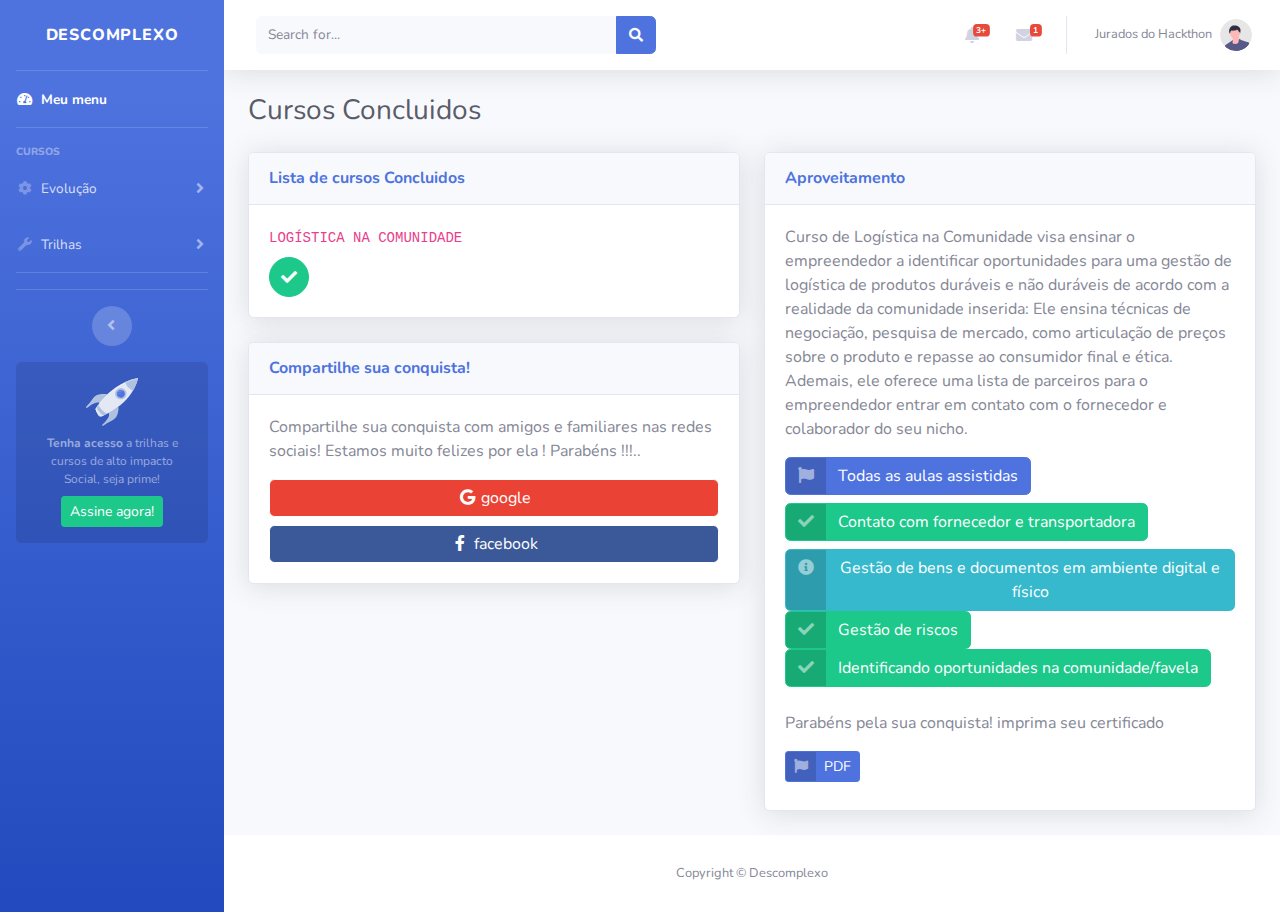
<file: buttons.html>
<!DOCTYPE html>
<html lang="en">

<head>

    <meta charset="utf-8">
    <meta http-equiv="X-UA-Compatible" content="IE=edge">
    <meta name="viewport" content="width=device-width, initial-scale=1, shrink-to-fit=no">
    <meta name="description" content="">
    <meta name="author" content="">

    <title> Cursos Concluidos</title>

    <!-- Custom fonts for this template-->
    <link href="vendor/fontawesome-free/css/all.min.css" rel="stylesheet" type="text/css">
    <link
        href="https://fonts.googleapis.com/css?family=Nunito:200,200i,300,300i,400,400i,600,600i,700,700i,800,800i,900,900i"
        rel="stylesheet">

    <!-- Custom styles for this template-->
    <link href="css/sb-admin-2.min.css" rel="stylesheet">

</head>

<body id="page-top">


    <!-- Page Wrapper -->
    <div id="wrapper">

        <!-- Sidebar -->
        <ul class="navbar-nav bg-gradient-primary sidebar sidebar-dark accordion" id="accordionSidebar">

            <!-- Sidebar - Brand -->
            <a class="sidebar-brand d-flex align-items-center justify-content-center" href="loginDois.html">
                <div class="sidebar-brand-icon rotate-n-15">
                    
                </div>  
                <div class="sidebar-brand-text mx-3"> Descomplexo <sup></sup></div>
            </a>

            <!-- Divider -->
            <hr class="sidebar-divider my-0">

            <!-- Nav Item - Dashboard -->
            <li class="nav-item active">
                <a class="nav-link" href="indexLogin.html">
                    <i class="fas fa-fw fa-tachometer-alt"></i>
                    <span>Meu menu</span></a>
            </li>

            <!-- Divider -->
            <hr class="sidebar-divider">

            <!-- Heading -->
            <div class="sidebar-heading">
                Cursos
            </div>

            <!-- Nav Item - Pages Collapse Menu -->
            <li class="nav-item">
                <a class="nav-link collapsed" href="#" data-toggle="collapse" data-target="#collapseTwo"
                    aria-expanded="true" aria-controls="collapseTwo">
                    <i class="fas fa-fw fa-cog"></i>
                    <span>Evolução</span>
                </a>
                <div id="collapseTwo" class="collapse" aria-labelledby="headingTwo" data-parent="#accordionSidebar">
                    <div class="bg-white py-2 collapse-inner rounded">
                        <h6 class="collapse-header">Status de cursos:</h6>
                        <a class="collapse-item" href="buttons.html">Concluidos</a>
                        <a class="collapse-item" href="cards.html">Iniciados</a>
                    </div>
                </div>
            </li>

            <!-- Nav Item - Utilities Collapse Menu -->
            <li class="nav-item">
                <a class="nav-link collapsed" href="#" data-toggle="collapse" data-target="#collapseUtilities"
                    aria-expanded="true" aria-controls="collapseUtilities">
                    <i class="fas fa-fw fa-wrench"></i>
                    <span>Trilhas</span>
                </a>
                <div id="collapseUtilities" class="collapse" aria-labelledby="headingUtilities"
                    data-parent="#accordionSidebar">
                    <div class="bg-white py-2 collapse-inner rounded">
                        <h6 class="collapse-header">Lista de trilhas:</h6>
                        <a class="collapse-item" href="utilities-border.html">Criando um produto</a>
                    </div>
                </div>
            </li>

            <!-- Divider -->
            <hr class="sidebar-divider">


            <!-- Divider -->
            <hr class="sidebar-divider d-none d-md-block">

            <!-- Sidebar Toggler (Sidebar) -->
            <div class="text-center d-none d-md-inline">
                <button class="rounded-circle border-0" id="sidebarToggle"></button>
            </div>

            <!-- Sidebar Message -->
            <div class="sidebar-card d-none d-lg-flex">
                <img class="sidebar-card-illustration mb-2" src="img/undraw_rocket.svg" alt="...">
                <p class="text-center mb-2"><strong>Tenha acesso</strong> a trilhas e cursos de alto impacto Social, seja prime!</p>
                <a class="btn btn-success btn-sm" href="*">Assine agora!</a>
            </div>

        </ul>
        <!-- End of Sidebar -->

        <!-- Content Wrapper -->
        <div id="content-wrapper" class="d-flex flex-column">

            <!-- Main Content -->
            <div id="content">

                <!-- Topbar -->
                <nav class="navbar navbar-expand navbar-light bg-white topbar mb-4 static-top shadow">

                    <!-- Sidebar Toggle (Topbar) -->
                    <button id="sidebarToggleTop" class="btn btn-link d-md-none rounded-circle mr-3">
                        <i class="fa fa-bars"></i>
                    </button>

                    <!-- Topbar Search -->
                    <form
                        class="d-none d-sm-inline-block form-inline mr-auto ml-md-3 my-2 my-md-0 mw-100 navbar-search">
                        <div class="input-group">
                            <input type="text" class="form-control bg-light border-0 small" placeholder="Search for..."
                                aria-label="Search" aria-describedby="basic-addon2">
                            <div class="input-group-append">
                                <button class="btn btn-primary" type="button">
                                    <i class="fas fa-search fa-sm"></i>
                                </button>
                            </div>
                        </div>
                    </form>

                    <!-- Topbar Navbar -->
                    <ul class="navbar-nav ml-auto">

                        <!-- Nav Item - Search Dropdown (Visible Only XS) -->
                        <li class="nav-item dropdown no-arrow d-sm-none">
                            <a class="nav-link dropdown-toggle" href="#" id="searchDropdown" role="button"
                                data-toggle="dropdown" aria-haspopup="true" aria-expanded="false">
                                <i class="fas fa-search fa-fw"></i>
                            </a>
                            <!-- Dropdown - Messages -->
                            <div class="dropdown-menu dropdown-menu-right p-3 shadow animated--grow-in"
                                aria-labelledby="searchDropdown">
                                <form class="form-inline mr-auto w-100 navbar-search">
                                    <div class="input-group">
                                        <input type="text" class="form-control bg-light border-0 small"
                                            placeholder="Search for..." aria-label="Search"
                                            aria-describedby="basic-addon2">
                                        <div class="input-group-append">
                                            <button class="btn btn-primary" type="button">
                                                <i class="fas fa-search fa-sm"></i>
                                            </button>
                                        </div>
                                    </div>
                                </form>
                            </div>
                        </li>

                        <!-- Nav Item - Alerts -->
                        <li class="nav-item dropdown no-arrow mx-1">
                            <a class="nav-link dropdown-toggle" href="#" id="alertsDropdown" role="button"
                                data-toggle="dropdown" aria-haspopup="true" aria-expanded="false">
                                <i class="fas fa-bell fa-fw"></i>
                                <!-- Counter - Alerts -->
                                <span class="badge badge-danger badge-counter">3+</span>
                            </a>
                            <!-- Dropdown - Alerts -->
                            <div class="dropdown-list dropdown-menu dropdown-menu-right shadow animated--grow-in"
                                aria-labelledby="alertsDropdown">
                                <h6 class="dropdown-header">
                                    Alertas
                                </h6>
                                <a class="dropdown-item d-flex align-items-center" href="#">
                                    <div class="mr-3">
                                        <div class="icon-circle bg-primary">
                                            <i class="fas fa-file-alt text-white"></i>
                                        </div>
                                    </div>
                                    <div>
                                        <div class="small text-gray-500">14/11/2023</div>
                                        <span class="font-weight-bold">Seu credito foi aprovado no Santander!</span>
                                    </div>
                                </a>
                                <a class="dropdown-item d-flex align-items-center" href="#">
                                    <div class="mr-3">
                                        <div class="icon-circle bg-success">
                                            <i class="fas fa-donate text-white"></i>
                                        </div>
                                    </div>
                                    <div>
                                        <div class="small text-gray-500">13/11/2022</div>
                                        Logista aceitou a oferta para trazer seus produtos!
                                    </div>
                                </a>
                                <a class="dropdown-item d-flex align-items-center" href="#">
                                    <div class="mr-3">
                                        <div class="icon-circle bg-warning">
                                            <i class="fas fa-exclamation-triangle text-white"></i>
                                        </div>
                                    </div>
                                    <div>
                                        <div class="small text-gray-500">13/11/2022</div>
                                        Você tem uma mensagem não visualizada.
                                    </div>
                                </a>
                                <a class="dropdown-item text-center small text-gray-500" href="#">Veja todos os alertas</a>
                            </div>
                        </li>

                        <!-- Nav Item - Messages -->
                        <li class="nav-item dropdown no-arrow mx-1">
                            <a class="nav-link dropdown-toggle" href="#" id="messagesDropdown" role="button"
                                data-toggle="dropdown" aria-haspopup="true" aria-expanded="false">
                                <i class="fas fa-envelope fa-fw"></i>
                                <!-- Counter - Messages -->
                                <span class="badge badge-danger badge-counter">1</span>
                            </a>
                            <!-- Dropdown - Messages -->
                            <div class="dropdown-list dropdown-menu dropdown-menu-right shadow animated--grow-in"
                                aria-labelledby="messagesDropdown">
                                <h6 class="dropdown-header">
                                    Centro de mensagem
                                </h6>
                                <a class="dropdown-item d-flex align-items-center" href="#">
                                    <div class="dropdown-list-image mr-3">
                                        <img class="rounded-circle" src="img/undraw_profile_1.svg"
                                            alt="...">
                                        <div class="status-indicator bg-success"></div>
                                    </div>
                                    <div class="font-weight-bold">
                                        <div class="text-truncate">Oi jurados! Seu credito de 58.800,00. foi aprovado! Parabéns.</div>
                                        <div class="small text-gray-500">Luciana Tavares· 58m</div>
                                    </div>
                                </a>
                                
                        </li>

                        <div class="topbar-divider d-none d-sm-block"></div>

                        <!-- Nav Item - User Information -->
                        <li class="nav-item dropdown no-arrow">
                            <a class="nav-link dropdown-toggle" href="#" id="userDropdown" role="button"
                                data-toggle="dropdown" aria-haspopup="true" aria-expanded="false">
                                <span class="mr-2 d-none d-lg-inline text-gray-600 small">Jurados do Hackthon</span>
                                <img class="img-profile rounded-circle"
                                    src="img/undraw_profile.svg">
                            </a>
                            <!-- Dropdown - User Information -->
                            <div class="dropdown-menu dropdown-menu-right shadow animated--grow-in"
                                aria-labelledby="userDropdown">
                                <a class="dropdown-item" href="#">
                                    <i class="fas fa-user fa-sm fa-fw mr-2 text-gray-400"></i>
                                    Perfil
                                </a>
                                <a class="dropdown-item" href="#">
                                    <i class="fas fa-cogs fa-sm fa-fw mr-2 text-gray-400"></i>
                                    Configurações
                                </a>
                                <a class="dropdown-item" href="#">
                                    <i class="fas fa-list fa-sm fa-fw mr-2 text-gray-400"></i>
                                    Atividades
                                </a>
                                <div class="dropdown-divider"></div>
                                <a class="dropdown-item" href="#" data-toggle="modal" data-target="#logoutModal">
                                    <i class="fas fa-sign-out-alt fa-sm fa-fw mr-2 text-gray-400"></i>
                                    Sair
                                </a>
                            </div>
                        </li>

                    </ul>

                </nav>
                <!-- End of Topbar -->

                    <!-- Content Row -->

                <!-- Begin Page Content -->
                <div class="container-fluid">

                    <!-- Page Heading -->
                    <h1 class="h3 mb-4 text-gray-800">Cursos Concluidos</h1>

                    <div class="row">

                        <div class="col-lg-6">

                            <!-- Circle Buttons -->
                            <div class="card shadow mb-4">
                                <div class="card-header py-3">
                                    <h6 class="m-0 font-weight-bold text-primary">Lista de cursos Concluidos</h6>
                                </div>
                                <div class="card-body">
                                    <!-- Circle Buttons (Default) -->
                                    <div class="mb-2">
                                        <code>LOGÍSTICA NA COMUNIDADE</code>
                                    </div>
                                    </a>
                                    <a href="#" class="btn btn-success btn-circle">
                                        <i class="fas fa-check"></i>
                                    </a>
                                </div>
                            </div>

                            <!-- Brand Buttons -->
                            <div class="card shadow mb-4">
                                <div class="card-header py-3">
                                    <h6 class="m-0 font-weight-bold text-primary">Compartilhe sua conquista!                                    </h6>
                                </div>
                                <div class="card-body">
                                    <p>Compartilhe sua conquista com amigos e familiares nas redes sociais! Estamos muito felizes por ela ! Parabéns !!!..</p>
                                    <a href="#" class="btn btn-google btn-block"><i class="fab fa-google fa-fw"></i>
                                        google</a>
                                    <a href="#" class="btn btn-facebook btn-block"><i
                                            class="fab fa-facebook-f fa-fw"></i> facebook</a>

                                </div>
                            </div>

                        </div>

                        <div class="col-lg-6">

                            <div class="card shadow mb-4">
                                <div class="card-header py-3">
                                    <h6 class="m-0 font-weight-bold text-primary">Aproveitamento</h6>
                                </div>
                                <div class="card-body">
                                    <p>Curso de Logística na Comunidade visa ensinar o empreendedor a identificar oportunidades para uma gestão de logística de produtos duráveis e não duráveis de acordo com a realidade da comunidade inserida: Ele ensina técnicas de negociação, pesquisa de mercado, como articulação de preços sobre o produto e repasse ao consumidor final e ética. Ademais, ele oferece uma lista de parceiros para o empreendedor entrar em contato com o fornecedor e colaborador do seu nicho.</p>
                                    <a href="#" class="btn btn-primary btn-icon-split">
                                        <span class="icon text-white-50">
                                            <i class="fas fa-flag"></i>
                                        </span>
                                        <span class="text">Todas as aulas assistidas 
                                        </span>
                                    </a>
                                    <div class="my-2"></div>
                                    <a href="#" class="btn btn-success btn-icon-split">
                                        <span class="icon text-white-50">
                                            <i class="fas fa-check"></i>
                                        </span>
                                        <span class="text">Contato com fornecedor e transportadora</span>
                                    </a>
                                    <div class="my-2"></div>
                                    <a href="#" class="btn btn-info btn-icon-split">
                                        <span class="icon text-white-50">
                                            <i class="fas fa-info-circle"></i>
                                        </span>
                                        <span class="text">Gestão de bens e documentos em ambiente digital e físico </span>
                                    </a>

                                    <a href="#" class="btn btn-success btn-icon-split">
                                        <span class="icon text-white-50">
                                            <i class="fas fa-check"></i>
                                        </span>
                                        <span class="text"> Gestão de riscos
                                        </span>
                                    </a>

                                    <a href="#" class="btn btn-success btn-icon-split">
                                        <span class="icon text-white-50">
                                            <i class="fas fa-check"></i>
                                        </span>
                                        <span class="text"> Identificando oportunidades na comunidade/favela</span>
                                    </a>
                                    
                                    <div class="mb-4"></div>
                                    <p>Parabéns pela sua conquista! imprima seu certificado </p>
                                    <a href="#" class="btn btn-primary btn-icon-split btn-sm">
                                        <span class="icon text-white-50">
                                            <i class="fas fa-flag"></i>
                                        </span>
                                        <span class="text">PDF</span>
                                    </a>
                                    <div class="my-2"></div>
                                    
                                </div>
                            </div>

                        </div>

                    </div>

                </div>
                <!-- /.container-fluid -->

            </div>
            <!-- End of Main Content -->

            <!-- Footer -->
            <footer class="sticky-footer bg-white">
                <div class="container my-auto">
                    <div class="copyright text-center my-auto">
                        <span>Copyright &copy; Descomplexo</span>
                    </div>
                </div>
            </footer>
            <!-- End of Footer -->

        </div>
        <!-- End of Content Wrapper -->

    </div>
    <!-- End of Page Wrapper -->

    <!-- Scroll to Top Button-->
    <a class="scroll-to-top rounded" href="#page-top">
        <i class="fas fa-angle-up"></i>
    </a>

    <!-- Logout Modal-->
    <div class="modal fade" id="logoutModal" tabindex="-1" role="dialog" aria-labelledby="exampleModalLabel"
        aria-hidden="true">
        <div class="modal-dialog" role="document">
            <div class="modal-content">
                <div class="modal-header">
                    <h5 class="modal-title" id="exampleModalLabel">Ready to Leave?</h5>
                    <button class="close" type="button" data-dismiss="modal" aria-label="Close">
                        <span aria-hidden="true">×</span>
                    </button>
                </div>
                <div class="modal-body">Select "Logout" below if you are ready to end your current session.</div>
                <div class="modal-footer">
                    <button class="btn btn-secondary" type="button" data-dismiss="modal">Cancel</button>
                    <a class="btn btn-primary" href="login.html">Logout</a>
                </div>
            </div>
        </div>
    </div>

    <!-- Bootstrap core JavaScript-->
    <script src="vendor/jquery/jquery.min.js"></script>
    <script src="vendor/bootstrap/js/bootstrap.bundle.min.js"></script>

    <!-- Core plugin JavaScript-->
    <script src="vendor/jquery-easing/jquery.easing.min.js"></script>

    <!-- Custom scripts for all pages-->
    <script src="js/sb-admin-2.min.js"></script>

</body>

</html>
</file>
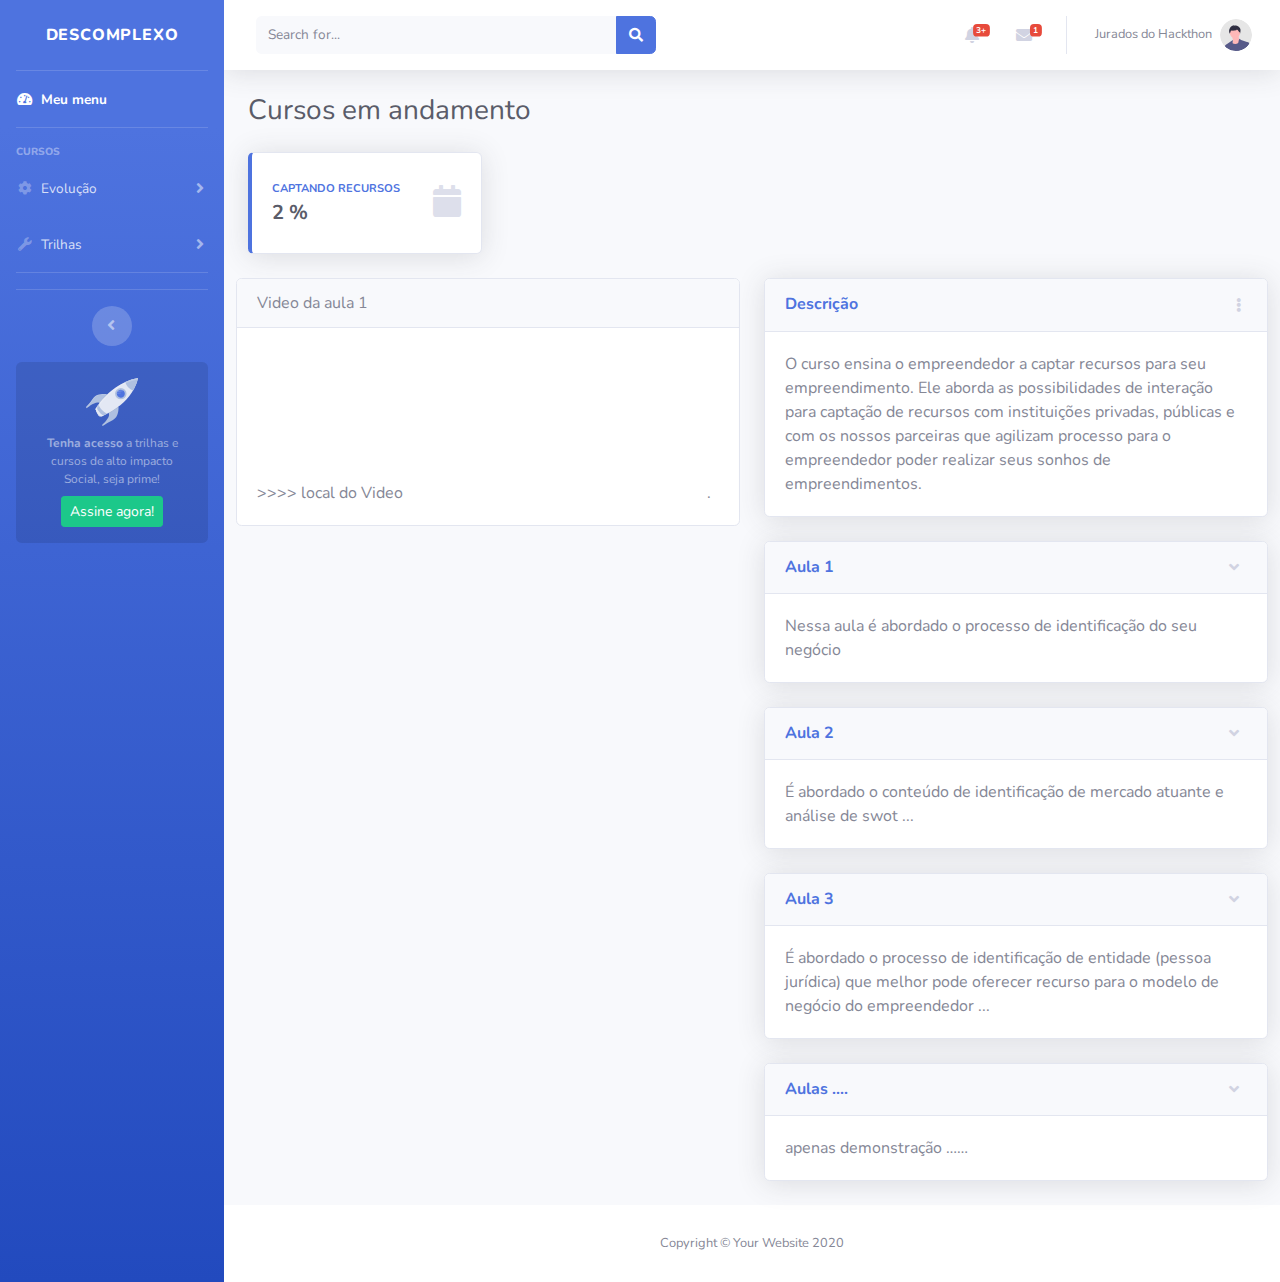
<file: cards.html>
<!DOCTYPE html>
<html lang="en">

<head>

    <meta charset="utf-8">
    <meta http-equiv="X-UA-Compatible" content="IE=edge">
    <meta name="viewport" content="width=device-width, initial-scale=1, shrink-to-fit=no">
    <meta name="description" content="">
    <meta name="author" content="">

    <title>SB Admin 2 - Cards</title>

    <!-- Custom fonts for this template-->
    <link href="vendor/fontawesome-free/css/all.min.css" rel="stylesheet" type="text/css">
    <link
        href="https://fonts.googleapis.com/css?family=Nunito:200,200i,300,300i,400,400i,600,600i,700,700i,800,800i,900,900i"
        rel="stylesheet">

    <!-- Custom styles for this template-->
    <link href="css/sb-admin-2.min.css" rel="stylesheet">

</head>

<body id="page-top">

   
    <!-- Page Wrapper -->
    <div id="wrapper">

        <!-- Sidebar -->
        <ul class="navbar-nav bg-gradient-primary sidebar sidebar-dark accordion" id="accordionSidebar">

            <!-- Sidebar - Brand -->
            <a class="sidebar-brand d-flex align-items-center justify-content-center" href="loginDois.html">
                <div class="sidebar-brand-icon rotate-n-15">
                    
                </div>  
                <div class="sidebar-brand-text mx-3"> Descomplexo <sup></sup></div>
            </a>

            <!-- Divider -->
            <hr class="sidebar-divider my-0">

            <!-- Nav Item - Dashboard -->
            <li class="nav-item active">
                <a class="nav-link" href="indexLogin.html">
                    <i class="fas fa-fw fa-tachometer-alt"></i>
                    <span>Meu menu</span></a>
            </li>

            <!-- Divider -->
            <hr class="sidebar-divider">

            <!-- Heading -->
            <div class="sidebar-heading">
                Cursos
            </div>

            <!-- Nav Item - Pages Collapse Menu -->
            <li class="nav-item">
                <a class="nav-link collapsed" href="#" data-toggle="collapse" data-target="#collapseTwo"
                    aria-expanded="true" aria-controls="collapseTwo">
                    <i class="fas fa-fw fa-cog"></i>
                    <span>Evolução</span>
                </a>
                <div id="collapseTwo" class="collapse" aria-labelledby="headingTwo" data-parent="#accordionSidebar">
                    <div class="bg-white py-2 collapse-inner rounded">
                        <h6 class="collapse-header">Status de cursos:</h6>
                        <a class="collapse-item" href="buttons.html">Concluidos</a>
                        <a class="collapse-item" href="cards.html">Iniciados</a>
                    </div>
                </div>
            </li>

            <!-- Nav Item - Utilities Collapse Menu -->
            <li class="nav-item">
                <a class="nav-link collapsed" href="#" data-toggle="collapse" data-target="#collapseUtilities"
                    aria-expanded="true" aria-controls="collapseUtilities">
                    <i class="fas fa-fw fa-wrench"></i>
                    <span>Trilhas</span>
                </a>
                <div id="collapseUtilities" class="collapse" aria-labelledby="headingUtilities"
                    data-parent="#accordionSidebar">
                    <div class="bg-white py-2 collapse-inner rounded">
                        <h6 class="collapse-header">Lista de trilhas:</h6>
                        <a class="collapse-item" href="utilities-border.html">Criando um produto</a>
                    </div>
                </div>
            </li>

            <!-- Divider -->
            <hr class="sidebar-divider">


            <!-- Divider -->
            <hr class="sidebar-divider d-none d-md-block">

            <!-- Sidebar Toggler (Sidebar) -->
            <div class="text-center d-none d-md-inline">
                <button class="rounded-circle border-0" id="sidebarToggle"></button>
            </div>

            <!-- Sidebar Message -->
            <div class="sidebar-card d-none d-lg-flex">
                <img class="sidebar-card-illustration mb-2" src="img/undraw_rocket.svg" alt="...">
                <p class="text-center mb-2"><strong>Tenha acesso</strong> a trilhas e cursos de alto impacto Social, seja prime!</p>
                <a class="btn btn-success btn-sm" href="*">Assine agora!</a>
            </div>

        </ul>
        <!-- End of Sidebar -->

        <!-- Content Wrapper -->
        <div id="content-wrapper" class="d-flex flex-column">

            <!-- Main Content -->
            <div id="content">

                <!-- Topbar -->
                <nav class="navbar navbar-expand navbar-light bg-white topbar mb-4 static-top shadow">

                    <!-- Sidebar Toggle (Topbar) -->
                    <button id="sidebarToggleTop" class="btn btn-link d-md-none rounded-circle mr-3">
                        <i class="fa fa-bars"></i>
                    </button>

                    <!-- Topbar Search -->
                    <form
                        class="d-none d-sm-inline-block form-inline mr-auto ml-md-3 my-2 my-md-0 mw-100 navbar-search">
                        <div class="input-group">
                            <input type="text" class="form-control bg-light border-0 small" placeholder="Search for..."
                                aria-label="Search" aria-describedby="basic-addon2">
                            <div class="input-group-append">
                                <button class="btn btn-primary" type="button">
                                    <i class="fas fa-search fa-sm"></i>
                                </button>
                            </div>
                        </div>
                    </form>

                    <!-- Topbar Navbar -->
                    <ul class="navbar-nav ml-auto">

                        <!-- Nav Item - Search Dropdown (Visible Only XS) -->
                        <li class="nav-item dropdown no-arrow d-sm-none">
                            <a class="nav-link dropdown-toggle" href="#" id="searchDropdown" role="button"
                                data-toggle="dropdown" aria-haspopup="true" aria-expanded="false">
                                <i class="fas fa-search fa-fw"></i>
                            </a>
                            <!-- Dropdown - Messages -->
                            <div class="dropdown-menu dropdown-menu-right p-3 shadow animated--grow-in"
                                aria-labelledby="searchDropdown">
                                <form class="form-inline mr-auto w-100 navbar-search">
                                    <div class="input-group">
                                        <input type="text" class="form-control bg-light border-0 small"
                                            placeholder="Search for..." aria-label="Search"
                                            aria-describedby="basic-addon2">
                                        <div class="input-group-append">
                                            <button class="btn btn-primary" type="button">
                                                <i class="fas fa-search fa-sm"></i>
                                            </button>
                                        </div>
                                    </div>
                                </form>
                            </div>
                        </li>

                        <!-- Nav Item - Alerts -->
                        <li class="nav-item dropdown no-arrow mx-1">
                            <a class="nav-link dropdown-toggle" href="#" id="alertsDropdown" role="button"
                                data-toggle="dropdown" aria-haspopup="true" aria-expanded="false">
                                <i class="fas fa-bell fa-fw"></i>
                                <!-- Counter - Alerts -->
                                <span class="badge badge-danger badge-counter">3+</span>
                            </a>
                            <!-- Dropdown - Alerts -->
                            <div class="dropdown-list dropdown-menu dropdown-menu-right shadow animated--grow-in"
                                aria-labelledby="alertsDropdown">
                                <h6 class="dropdown-header">
                                    Alertas
                                </h6>
                                <a class="dropdown-item d-flex align-items-center" href="#">
                                    <div class="mr-3">
                                        <div class="icon-circle bg-primary">
                                            <i class="fas fa-file-alt text-white"></i>
                                        </div>
                                    </div>
                                    <div>
                                        <div class="small text-gray-500">14/11/2023</div>
                                        <span class="font-weight-bold">Seu credito foi aprovado no Santander!</span>
                                    </div>
                                </a>
                                <a class="dropdown-item d-flex align-items-center" href="#">
                                    <div class="mr-3">
                                        <div class="icon-circle bg-success">
                                            <i class="fas fa-donate text-white"></i>
                                        </div>
                                    </div>
                                    <div>
                                        <div class="small text-gray-500">13/11/2022</div>
                                        Logista aceitou a oferta para trazer seus produtos!
                                    </div>
                                </a>
                                <a class="dropdown-item d-flex align-items-center" href="#">
                                    <div class="mr-3">
                                        <div class="icon-circle bg-warning">
                                            <i class="fas fa-exclamation-triangle text-white"></i>
                                        </div>
                                    </div>
                                    <div>
                                        <div class="small text-gray-500">13/11/2022</div>
                                        Você tem uma mensagem não visualizada.
                                    </div>
                                </a>
                                <a class="dropdown-item text-center small text-gray-500" href="#">Veja todos os alertas</a>
                            </div>
                        </li>

                        <!-- Nav Item - Messages -->
                        <li class="nav-item dropdown no-arrow mx-1">
                            <a class="nav-link dropdown-toggle" href="#" id="messagesDropdown" role="button"
                                data-toggle="dropdown" aria-haspopup="true" aria-expanded="false">
                                <i class="fas fa-envelope fa-fw"></i>
                                <!-- Counter - Messages -->
                                <span class="badge badge-danger badge-counter">1</span>
                            </a>
                            <!-- Dropdown - Messages -->
                            <div class="dropdown-list dropdown-menu dropdown-menu-right shadow animated--grow-in"
                                aria-labelledby="messagesDropdown">
                                <h6 class="dropdown-header">
                                    Centro de mensagem
                                </h6>
                                <a class="dropdown-item d-flex align-items-center" href="#">
                                    <div class="dropdown-list-image mr-3">
                                        <img class="rounded-circle" src="img/undraw_profile_1.svg"
                                            alt="...">
                                        <div class="status-indicator bg-success"></div>
                                    </div>
                                    <div class="font-weight-bold">
                                        <div class="text-truncate">Oi jurados! Seu credito de 58.800,00. foi aprovado! Parabéns.</div>
                                        <div class="small text-gray-500">Luciana Tavares· 58m</div>
                                    </div>
                                </a>
                                
                        </li>

                        <div class="topbar-divider d-none d-sm-block"></div>

                        <!-- Nav Item - User Information -->
                        <li class="nav-item dropdown no-arrow">
                            <a class="nav-link dropdown-toggle" href="#" id="userDropdown" role="button"
                                data-toggle="dropdown" aria-haspopup="true" aria-expanded="false">
                                <span class="mr-2 d-none d-lg-inline text-gray-600 small">Jurados do Hackthon</span>
                                <img class="img-profile rounded-circle"
                                    src="img/undraw_profile.svg">
                            </a>
                            <!-- Dropdown - User Information -->
                            <div class="dropdown-menu dropdown-menu-right shadow animated--grow-in"
                                aria-labelledby="userDropdown">
                                <a class="dropdown-item" href="#">
                                    <i class="fas fa-user fa-sm fa-fw mr-2 text-gray-400"></i>
                                    Perfil
                                </a>
                                <a class="dropdown-item" href="#">
                                    <i class="fas fa-cogs fa-sm fa-fw mr-2 text-gray-400"></i>
                                    Configurações
                                </a>
                                <a class="dropdown-item" href="#">
                                    <i class="fas fa-list fa-sm fa-fw mr-2 text-gray-400"></i>
                                    Atividades
                                </a>
                                <div class="dropdown-divider"></div>
                                <a class="dropdown-item" href="#" data-toggle="modal" data-target="#logoutModal">
                                    <i class="fas fa-sign-out-alt fa-sm fa-fw mr-2 text-gray-400"></i>
                                    Sair
                                </a>
                            </div>
                        </li>

                    </ul>

                </nav>
                <!-- End of Topbar -->


                <!-- Begin Page Content -->
                <div class="container-fluid">

                    <!-- Page Heading -->
                    <div class="d-sm-flex align-items-center justify-content-between mb-4">
                        <h1 class="h3 mb-0 text-gray-800">Cursos em andamento</h1>
                    </div>

                    <div class="row">

                        <!-- Earnings (Monthly) Card Example -->
                        <div class="col-xl-3 col-md-6 mb-4">
                            <div class="card border-left-primary shadow h-100 py-2">
                                <div class="card-body">
                                    <div class="row no-gutters align-items-center">
                                        <div class="col mr-2">
                                            <div class="text-xs font-weight-bold text-primary text-uppercase mb-1">
                                                CAPTANDO RECURSOS </div>
                                            <div class="h5 mb-0 font-weight-bold text-gray-800">2 %</div>
                                        </div>
                                        <div class="col-auto">
                                            <i class="fas fa-calendar fa-2x text-gray-300"></i>
                                        </div>
                                    </div>
                                </div>
                            </div>
                        </div>

                        

                    <div class="row">

                        <div class="col-lg-6">

                            <!-- Default Card Example -->
                            <div class="card mb-4">
                                <div class="card-header">
                                    Video da aula 1
                                </div>
                                <div class="card-body">
                                    >>>> local do  Video <video src=""></video>.
                                </div>
                            </div>

                        </div>

                        <div class="col-lg-6">

                            <!-- Dropdown Card Example -->
                            <div class="card shadow mb-4">
                                <!-- Card Header - Dropdown -->
                                <div
                                    class="card-header py-3 d-flex flex-row align-items-center justify-content-between">
                                    <h6 class="m-0 font-weight-bold text-primary">Descrição</h6>
                                    <div class="dropdown no-arrow">
                                        <a class="dropdown-toggle" href="#" role="button" id="dropdownMenuLink"
                                            data-toggle="dropdown" aria-haspopup="true" aria-expanded="false">
                                            <i class="fas fa-ellipsis-v fa-sm fa-fw text-gray-400"></i>
                                        </a>
                                        <div class="dropdown-menu dropdown-menu-right shadow animated--fade-in"
                                            aria-labelledby="dropdownMenuLink">
                                            <div class="dropdown-header">Dropdown Header:</div>
                                            <a class="dropdown-item" href="#">Action</a>
                                            <a class="dropdown-item" href="#">Another action</a>
                                            <div class="dropdown-divider"></div>
                                            <a class="dropdown-item" href="#">Something else here</a>
                                        </div>
                                    </div>
                                </div>
                                <!-- Card Body -->
                                <div class="card-body">
                                    O curso ensina o empreendedor a captar recursos para seu empreendimento. Ele aborda as possibilidades de interação para captação de recursos com instituições privadas, públicas  e com os nossos parceiras que agilizam processo para o empreendedor poder realizar seus sonhos de empreendimentos.
                                </div>
                            </div>

                            <!-- Collapsable Card Example -->
                            <div class="card shadow mb-4">
                                <!-- Card Header - Accordion -->
                                <a href="#collapseCardExample" class="d-block card-header py-3" data-toggle="collapse"
                                    role="button" aria-expanded="true" aria-controls="collapseCardExample">
                                    <h6 class="m-0 font-weight-bold text-primary">Aula 1</h6>
                                </a>
                                <!-- Card Content - Collapse -->
                                <div class="collapse show" id="collapseCardExample">
                                    <div class="card-body">
                                        Nessa aula é abordado o processo de identificação do seu negócio
                                    </div>
                                </div>
                            </div>

                            <div class="card shadow mb-4">
                                <!-- Card Header - Accordion -->
                                <a href="#collapseCardExample" class="d-block card-header py-3" data-toggle="collapse"
                                    role="button" aria-expanded="true" aria-controls="collapseCardExample">
                                    <h6 class="m-0 font-weight-bold text-primary">Aula 2</h6>
                                </a>
                                <!-- Card Content - Collapse -->
                                <div class="collapse show" id="collapseCardExample">
                                    <div class="card-body">
                                        É abordado o conteúdo de identificação de mercado atuante e análise de swot ...

                                    </div>
                                </div>
                            </div>

                            <div class="card shadow mb-4">
                                <!-- Card Header - Accordion -->
                                <a href="#collapseCardExample" class="d-block card-header py-3" data-toggle="collapse"
                                    role="button" aria-expanded="true" aria-controls="collapseCardExample">
                                    <h6 class="m-0 font-weight-bold text-primary">Aula 3</h6>
                                </a>
                                <!-- Card Content - Collapse -->
                                <div class="collapse show" id="collapseCardExample">
                                    <div class="card-body">
                                        É abordado o processo de identificação de entidade (pessoa jurídica) que melhor pode oferecer recurso para o modelo de negócio do empreendedor ...
                                    </div>
                                </div>
                            </div>


                            <div class="card shadow mb-4">
                                <!-- Card Header - Accordion -->
                                <a href="#collapseCardExample" class="d-block card-header py-3" data-toggle="collapse"
                                    role="button" aria-expanded="true" aria-controls="collapseCardExample">
                                    <h6 class="m-0 font-weight-bold text-primary">Aulas ....</h6>
                                </a>
                                <!-- Card Content - Collapse -->
                                <div class="collapse show" id="collapseCardExample">
                                    <div class="card-body">
                                        apenas demonstração ……
                                    </div>
                                </div>
                            </div>

                        </div>

                    </div>

                </div>
                <!-- /.container-fluid -->

            </div>
            <!-- End of Main Content -->

            <!-- Footer -->
            <footer class="sticky-footer bg-white">
                <div class="container my-auto">
                    <div class="copyright text-center my-auto">
                        <span>Copyright &copy; Your Website 2020</span>
                    </div>
                </div>
            </footer>
            <!-- End of Footer -->

        </div>
        <!-- End of Content Wrapper -->

    </div>
    <!-- End of Page Wrapper -->

    <!-- Scroll to Top Button-->
    <a class="scroll-to-top rounded" href="#page-top">
        <i class="fas fa-angle-up"></i>
    </a>

    <!-- Logout Modal-->
    <div class="modal fade" id="logoutModal" tabindex="-1" role="dialog" aria-labelledby="exampleModalLabel"
        aria-hidden="true">
        <div class="modal-dialog" role="document">
            <div class="modal-content">
                <div class="modal-header">
                    <h5 class="modal-title" id="exampleModalLabel">Ready to Leave?</h5>
                    <button class="close" type="button" data-dismiss="modal" aria-label="Close">
                        <span aria-hidden="true">×</span>
                    </button>
                </div>
                <div class="modal-body">Select "Logout" below if you are ready to end your current session.</div>
                <div class="modal-footer">
                    <button class="btn btn-secondary" type="button" data-dismiss="modal">Cancel</button>
                    <a class="btn btn-primary" href="login.html">Logout</a>
                </div>
            </div>
        </div>
    </div>

    <!-- Bootstrap core JavaScript-->
    <script src="vendor/jquery/jquery.min.js"></script>
    <script src="vendor/bootstrap/js/bootstrap.bundle.min.js"></script>

    <!-- Core plugin JavaScript-->
    <script src="vendor/jquery-easing/jquery.easing.min.js"></script>

    <!-- Custom scripts for all pages-->
    <script src="js/sb-admin-2.min.js"></script>

</body>

</html>
</file>
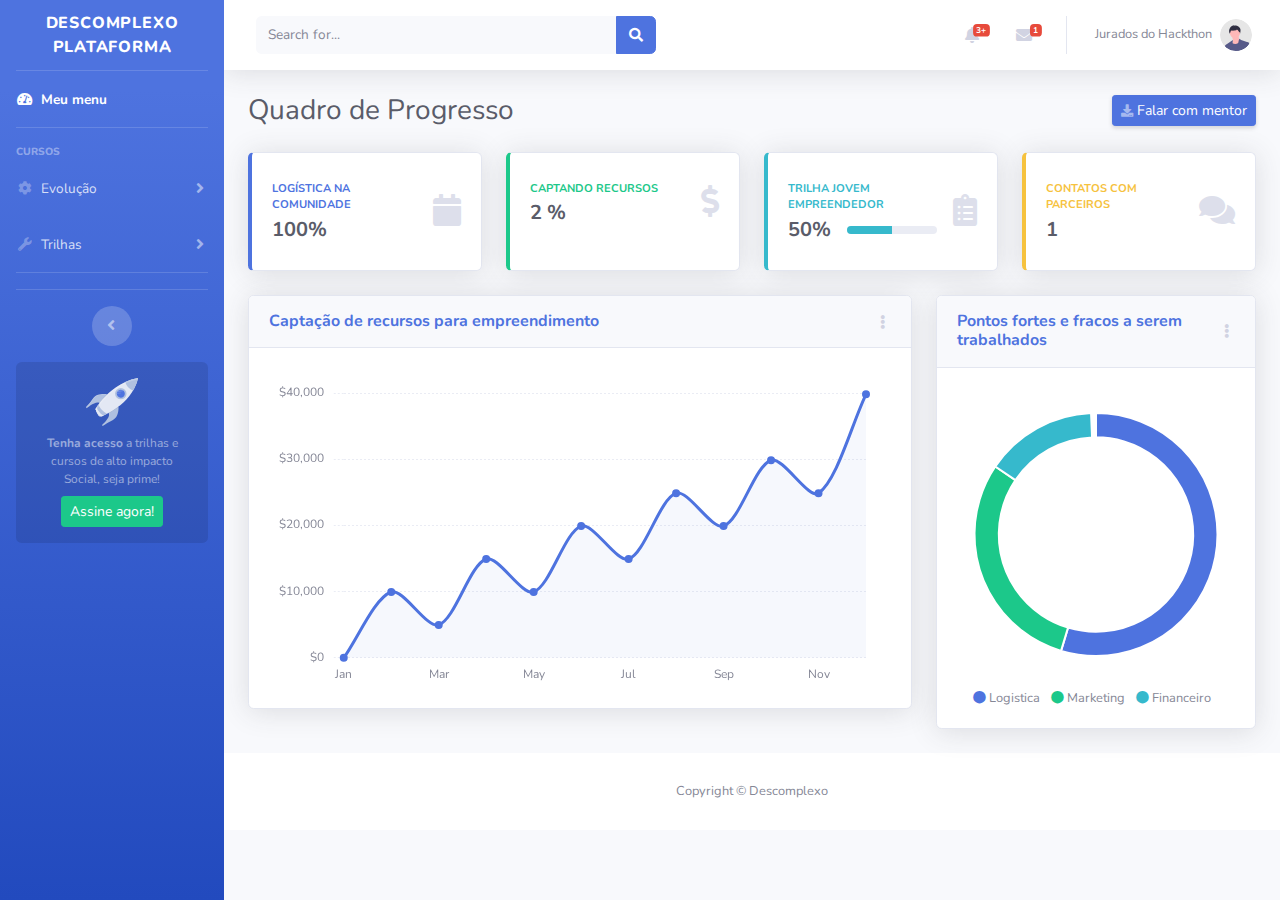
<file: indexLogin.html>
<!DOCTYPE html>
<html lang="en">

<head>

    <meta charset="utf-8">
    <meta http-equiv="X-UA-Compatible" content="IE=edge">
    <meta name="viewport" content="width=device-width, initial-scale=1, shrink-to-fit=no">
    <meta name="description" content="">
    <meta name="author" content="">

    <title>Estudante logado</title>

    <!-- Custom fonts for this template-->
    <link href="vendor/fontawesome-free/css/all.min.css" rel="stylesheet" type="text/css">
    <link
        href="https://fonts.googleapis.com/css?family=Nunito:200,200i,300,300i,400,400i,600,600i,700,700i,800,800i,900,900i"
        rel="stylesheet">

    <!-- Custom styles for this template-->
    <link href="css/sb-admin-2.min.css" rel="stylesheet">

</head>

<body id="page-top">

    <!-- Page Wrapper -->
    <div id="wrapper">

        <!-- Sidebar -->
        <ul class="navbar-nav bg-gradient-primary sidebar sidebar-dark accordion" id="accordionSidebar">

            <!-- Sidebar - Brand -->
            <a class="sidebar-brand d-flex align-items-center justify-content-center" href="loginDois.html">
                <div class="sidebar-brand-icon rotate-n-15">
                    
                </div>  
                <div class="sidebar-brand-text mx-3"> Descomplexo plataforma<sup></sup></div>
            </a>

            <!-- Divider -->
            <hr class="sidebar-divider my-0">

            <!-- Nav Item - Dashboard -->
            <li class="nav-item active">
                <a class="nav-link" href="loginDois.html">
                    <i class="fas fa-fw fa-tachometer-alt"></i>
                    <span>Meu menu</span></a>
            </li>

            <!-- Divider -->
            <hr class="sidebar-divider">

            <!-- Heading -->
            <div class="sidebar-heading">
                Cursos
            </div>

            <!-- Nav Item - Pages Collapse Menu -->
            <li class="nav-item">
                <a class="nav-link collapsed" href="#" data-toggle="collapse" data-target="#collapseTwo"
                    aria-expanded="true" aria-controls="collapseTwo">
                    <i class="fas fa-fw fa-cog"></i>
                    <span>Evolução</span>
                </a>
                <div id="collapseTwo" class="collapse" aria-labelledby="headingTwo" data-parent="#accordionSidebar">
                    <div class="bg-white py-2 collapse-inner rounded">
                        <h6 class="collapse-header">Status de cursos:</h6>
                        <a class="collapse-item" href="buttons.html">Concluidos</a>
                        <a class="collapse-item" href="cards.html">Iniciados</a>
                    </div>
                </div>
            </li>

            <!-- Nav Item - Utilities Collapse Menu -->
            <li class="nav-item">
                <a class="nav-link collapsed" href="#" data-toggle="collapse" data-target="#collapseUtilities"
                    aria-expanded="true" aria-controls="collapseUtilities">
                    <i class="fas fa-fw fa-wrench"></i>
                    <span>Trilhas</span>
                </a>
                <div id="collapseUtilities" class="collapse" aria-labelledby="headingUtilities"
                    data-parent="#accordionSidebar">
                    <div class="bg-white py-2 collapse-inner rounded">
                        <h6 class="collapse-header">Lista de trilhas:</h6>
                        <a class="collapse-item" href="utilities-border.html">Criando um produto</a>
                    </div>
                </div>
            </li>

            <!-- Divider -->
            <hr class="sidebar-divider">


            <!-- Divider -->
            <hr class="sidebar-divider d-none d-md-block">

            <!-- Sidebar Toggler (Sidebar) -->
            <div class="text-center d-none d-md-inline">
                <button class="rounded-circle border-0" id="sidebarToggle"></button>
            </div>

            <!-- Sidebar Message -->
            <div class="sidebar-card d-none d-lg-flex">
                <img class="sidebar-card-illustration mb-2" src="img/undraw_rocket.svg" alt="...">
                <p class="text-center mb-2"><strong>Tenha acesso</strong> a trilhas e cursos de alto impacto Social, seja prime!</p>
                <a class="btn btn-success btn-sm" href="*">Assine agora!</a>
            </div>

        </ul>
        <!-- End of Sidebar -->

        <!-- Content Wrapper -->
        <div id="content-wrapper" class="d-flex flex-column">

            <!-- Main Content -->
            <div id="content">

                <!-- Topbar -->
                <nav class="navbar navbar-expand navbar-light bg-white topbar mb-4 static-top shadow">

                    <!-- Sidebar Toggle (Topbar) -->
                    <button id="sidebarToggleTop" class="btn btn-link d-md-none rounded-circle mr-3">
                        <i class="fa fa-bars"></i>
                    </button>

                    <!-- Topbar Search -->
                    <form
                        class="d-none d-sm-inline-block form-inline mr-auto ml-md-3 my-2 my-md-0 mw-100 navbar-search">
                        <div class="input-group">
                            <input type="text" class="form-control bg-light border-0 small" placeholder="Search for..."
                                aria-label="Search" aria-describedby="basic-addon2">
                            <div class="input-group-append">
                                <button class="btn btn-primary" type="button">
                                    <i class="fas fa-search fa-sm"></i>
                                </button>
                            </div>
                        </div>
                    </form>

                    <!-- Topbar Navbar -->
                    <ul class="navbar-nav ml-auto">

                        <!-- Nav Item - Search Dropdown (Visible Only XS) -->
                        <li class="nav-item dropdown no-arrow d-sm-none">
                            <a class="nav-link dropdown-toggle" href="#" id="searchDropdown" role="button"
                                data-toggle="dropdown" aria-haspopup="true" aria-expanded="false">
                                <i class="fas fa-search fa-fw"></i>
                            </a>
                            <!-- Dropdown - Messages -->
                            <div class="dropdown-menu dropdown-menu-right p-3 shadow animated--grow-in"
                                aria-labelledby="searchDropdown">
                                <form class="form-inline mr-auto w-100 navbar-search">
                                    <div class="input-group">
                                        <input type="text" class="form-control bg-light border-0 small"
                                            placeholder="Search for..." aria-label="Search"
                                            aria-describedby="basic-addon2">
                                        <div class="input-group-append">
                                            <button class="btn btn-primary" type="button">
                                                <i class="fas fa-search fa-sm"></i>
                                            </button>
                                        </div>
                                    </div>
                                </form>
                            </div>
                        </li>

                        <!-- Nav Item - Alerts -->
                        <li class="nav-item dropdown no-arrow mx-1">
                            <a class="nav-link dropdown-toggle" href="#" id="alertsDropdown" role="button"
                                data-toggle="dropdown" aria-haspopup="true" aria-expanded="false">
                                <i class="fas fa-bell fa-fw"></i>
                                <!-- Counter - Alerts -->
                                <span class="badge badge-danger badge-counter">3+</span>
                            </a>
                            <!-- Dropdown - Alerts -->
                            <div class="dropdown-list dropdown-menu dropdown-menu-right shadow animated--grow-in"
                                aria-labelledby="alertsDropdown">
                                <h6 class="dropdown-header">
                                    Alertas
                                </h6>
                                <a class="dropdown-item d-flex align-items-center" href="#">
                                    <div class="mr-3">
                                        <div class="icon-circle bg-primary">
                                            <i class="fas fa-file-alt text-white"></i>
                                        </div>
                                    </div>
                                    <div>
                                        <div class="small text-gray-500">14/11/2023</div>
                                        <span class="font-weight-bold">Seu credito foi aprovado no Santander!</span>
                                    </div>
                                </a>
                                <a class="dropdown-item d-flex align-items-center" href="#">
                                    <div class="mr-3">
                                        <div class="icon-circle bg-success">
                                            <i class="fas fa-donate text-white"></i>
                                        </div>
                                    </div>
                                    <div>
                                        <div class="small text-gray-500">13/11/2022</div>
                                        Logista aceitou a oferta para trazer seus produtos!
                                    </div>
                                </a>
                                <a class="dropdown-item d-flex align-items-center" href="#">
                                    <div class="mr-3">
                                        <div class="icon-circle bg-warning">
                                            <i class="fas fa-exclamation-triangle text-white"></i>
                                        </div>
                                    </div>
                                    <div>
                                        <div class="small text-gray-500">13/11/2022</div>
                                        Você tem uma mensagem não visualizada.
                                    </div>
                                </a>
                                <a class="dropdown-item text-center small text-gray-500" href="#">Veja todos os alertas</a>
                            </div>
                        </li>

                        <!-- Nav Item - Messages -->
                        <li class="nav-item dropdown no-arrow mx-1">
                            <a class="nav-link dropdown-toggle" href="#" id="messagesDropdown" role="button"
                                data-toggle="dropdown" aria-haspopup="true" aria-expanded="false">
                                <i class="fas fa-envelope fa-fw"></i>
                                <!-- Counter - Messages -->
                                <span class="badge badge-danger badge-counter">1</span>
                            </a>
                            <!-- Dropdown - Messages -->
                            <div class="dropdown-list dropdown-menu dropdown-menu-right shadow animated--grow-in"
                                aria-labelledby="messagesDropdown">
                                <h6 class="dropdown-header">
                                    Centro de mensagem
                                </h6>
                                <a class="dropdown-item d-flex align-items-center" href="#">
                                    <div class="dropdown-list-image mr-3">
                                        <img class="rounded-circle" src="img/undraw_profile_1.svg"
                                            alt="...">
                                        <div class="status-indicator bg-success"></div>
                                    </div>
                                    <div class="font-weight-bold">
                                        <div class="text-truncate">Oi jurados! Seu credito de 58.800,00. foi aprovado! Parabéns.</div>
                                        <div class="small text-gray-500">Luciana Tavares· 58m</div>
                                    </div>
                                </a>
                                
                        </li>

                        <div class="topbar-divider d-none d-sm-block"></div>

                        <!-- Nav Item - User Information -->
                        <li class="nav-item dropdown no-arrow">
                            <a class="nav-link dropdown-toggle" href="#" id="userDropdown" role="button"
                                data-toggle="dropdown" aria-haspopup="true" aria-expanded="false">
                                <span class="mr-2 d-none d-lg-inline text-gray-600 small">Jurados do Hackthon</span>
                                <img class="img-profile rounded-circle"
                                    src="img/undraw_profile.svg">
                            </a>
                            <!-- Dropdown - User Information -->
                            <div class="dropdown-menu dropdown-menu-right shadow animated--grow-in"
                                aria-labelledby="userDropdown">
                                <a class="dropdown-item" href="#">
                                    <i class="fas fa-user fa-sm fa-fw mr-2 text-gray-400"></i>
                                    Perfil
                                </a>
                                <a class="dropdown-item" href="#">
                                    <i class="fas fa-cogs fa-sm fa-fw mr-2 text-gray-400"></i>
                                    Configurações
                                </a>
                                <a class="dropdown-item" href="#">
                                    <i class="fas fa-list fa-sm fa-fw mr-2 text-gray-400"></i>
                                    Atividades
                                </a>
                                <div class="dropdown-divider"></div>
                                <a class="dropdown-item" href="#" data-toggle="modal" data-target="#logoutModal">
                                    <i class="fas fa-sign-out-alt fa-sm fa-fw mr-2 text-gray-400"></i>
                                    Sair
                                </a>
                            </div>
                        </li>

                    </ul>

                </nav>
                <!-- End of Topbar -->

                <!-- Begin Page Content -->
                <div class="container-fluid">

                    <!-- Page Heading -->
                    <div class="d-sm-flex align-items-center justify-content-between mb-4">
                        <h1 class="h3 mb-0 text-gray-800">Quadro de Progresso</h1>
                        <a href="#" class="d-none d-sm-inline-block btn btn-sm btn-primary shadow-sm"><i
                                class="fas fa-download fa-sm text-white-50"></i> Falar com mentor </a>
                    </div>

                    <!-- Content Row -->
                    <div class="row">

                        <!-- Earnings (Monthly) Card Example -->
                        <div class="col-xl-3 col-md-6 mb-4">
                            <div class="card border-left-primary shadow h-100 py-2">
                                <div class="card-body">
                                    <div class="row no-gutters align-items-center">
                                        <div class="col mr-2">
                                            <div class="text-xs font-weight-bold text-primary text-uppercase mb-1">
                                                Logística na comunidade</div>
                                            <div class="h5 mb-0 font-weight-bold text-gray-800">100%</div>
                                        </div>
                                        <div class="col-auto">
                                            <i class="fas fa-calendar fa-2x text-gray-300"></i>
                                        </div>
                                    </div>
                                </div>
                            </div>
                        </div>

                        <!-- Earnings (Monthly) Card Example -->
                        <div class="col-xl-3 col-md-6 mb-4">
                            <div class="card border-left-success shadow h-100 py-2">
                                <div class="card-body">
                                    <div class="row no-gutters align-items-center">
                                        <div class="col mr-2">
                                            <div class="text-xs font-weight-bold text-success text-uppercase mb-1">
                                                Captando recursos </div>
                                            <div class="h5 mb-0 font-weight-bold text-gray-800">2 %</div>
                                        </div>
                                        <div class="col-auto">
                                            <i class="fas fa-dollar-sign fa-2x text-gray-300"></i>
                                        </div>
                                    </div>
                                </div>
                            </div>
                        </div>

                        <!-- Earnings (Monthly) Card Example -->
                        <div class="col-xl-3 col-md-6 mb-4">
                            <div class="card border-left-info shadow h-100 py-2">
                                <div class="card-body">
                                    <div class="row no-gutters align-items-center">
                                        <div class="col mr-2">
                                            <div class="text-xs font-weight-bold text-info text-uppercase mb-1">Trilha jovem empreendedor                                            </div>
                                            <div class="row no-gutters align-items-center">
                                                <div class="col-auto">
                                                    <div class="h5 mb-0 mr-3 font-weight-bold text-gray-800">50%</div>
                                                </div>
                                                <div class="col">
                                                    <div class="progress progress-sm mr-2">
                                                        <div class="progress-bar bg-info" role="progressbar"
                                                            style="width: 50%" aria-valuenow="50" aria-valuemin="0"
                                                            aria-valuemax="100"></div>
                                                    </div>
                                                </div>
                                            </div>
                                        </div>
                                        <div class="col-auto">
                                            <i class="fas fa-clipboard-list fa-2x text-gray-300"></i>
                                        </div>
                                    </div>
                                </div>
                            </div>
                        </div>

                        <!-- Pending Requests Card Example -->
                        <div class="col-xl-3 col-md-6 mb-4">
                            <div class="card border-left-warning shadow h-100 py-2">
                                <div class="card-body">
                                    <div class="row no-gutters align-items-center">
                                        <div class="col mr-2">
                                            <div class="text-xs font-weight-bold text-warning text-uppercase mb-1">
                                                Contatos com parceiros</div>
                                            <div class="h5 mb-0 font-weight-bold text-gray-800">1</div>
                                        </div>
                                        <div class="col-auto">
                                            <i class="fas fa-comments fa-2x text-gray-300"></i>
                                        </div>
                                    </div>
                                </div>
                            </div>
                        </div>
                    </div>

                    <!-- Content Row -->

                    <div class="row">

                        <!-- Area Chart -->
                        <div class="col-xl-8 col-lg-7">
                            <div class="card shadow mb-4">
                                <!-- Card Header - Dropdown -->
                                <div
                                    class="card-header py-3 d-flex flex-row align-items-center justify-content-between">
                                    <h6 class="m-0 font-weight-bold text-primary">Captação de recursos para empreendimento
                                    </h6>
                                    <div class="dropdown no-arrow">
                                        <a class="dropdown-toggle" href="#" role="button" id="dropdownMenuLink"
                                            data-toggle="dropdown" aria-haspopup="true" aria-expanded="false">
                                            <i class="fas fa-ellipsis-v fa-sm fa-fw text-gray-400"></i>
                                        </a>
                                        
                                    </div>
                                </div>
                                <!-- Card Body -->
                                <div class="card-body">
                                    <div class="chart-area">
                                        <canvas id="myAreaChart"></canvas>
                                    </div>
                                </div>
                            </div>
                        </div>

                        <!-- Pie Chart -->
                        <div class="col-xl-4 col-lg-5">
                            <div class="card shadow mb-4">
                                <!-- Card Header - Dropdown -->
                                <div
                                    class="card-header py-3 d-flex flex-row align-items-center justify-content-between">
                                    <h6 class="m-0 font-weight-bold text-primary">Pontos fortes e fracos a serem trabalhados</h6>
                                    <div class="dropdown no-arrow">
                                        <a class="dropdown-toggle" href="#" role="button" id="dropdownMenuLink"
                                            data-toggle="dropdown" aria-haspopup="true" aria-expanded="false">
                                            <i class="fas fa-ellipsis-v fa-sm fa-fw text-gray-400"></i>
                                        </a>
                                    
                                    </div>
                                </div>
                                <!-- Card Body -->
                                <div class="card-body">
                                    <div class="chart-pie pt-4 pb-2">
                                        <canvas id="myPieChart"></canvas>
                                    </div>
                                    <div class="mt-4 text-center small">
                                        <span class="mr-2">
                                            <i class="fas fa-circle text-primary"></i> Logistica
                                        </span>
                                        <span class="mr-2">
                                            <i class="fas fa-circle text-success"></i> Marketing
                                        </span>
                                        <span class="mr-2">
                                            <i class="fas fa-circle text-info"></i> Financeiro
                                        </span>
                                    </div>
                                </div>
                            </div>
                        </div>
                    </div>

                   
                <!-- /.container-fluid -->

            </div>
            <!-- End of Main Content -->

            <!-- Footer -->
            <footer class="sticky-footer bg-white">
                <div class="container my-auto">
                    <div class="copyright text-center my-auto">
                        <span>Copyright &copy; Descomplexo</span>
                    </div>
                </div>
            </footer>
            <!-- End of Footer -->

        </div>
        <!-- End of Content Wrapper -->

    </div>
    <!-- End of Page Wrapper -->

    <!-- Scroll to Top Button-->
    <a class="scroll-to-top rounded" href="#page-top">
        <i class="fas fa-angle-up"></i>
    </a>

    <!-- Logout Modal-->
    <div class="modal fade" id="logoutModal" tabindex="-1" role="dialog" aria-labelledby="exampleModalLabel"
        aria-hidden="true">
        <div class="modal-dialog" role="document">
            <div class="modal-content">
                <div class="modal-header">
                    <h5 class="modal-title" id="exampleModalLabel">Ready to Leave?</h5>
                    <button class="close" type="button" data-dismiss="modal" aria-label="Close">
                        <span aria-hidden="true">×</span>
                    </button>
                </div>
                <div class="modal-body">Select "Logout" below if you are ready to end your current session.</div>
                <div class="modal-footer">
                    <button class="btn btn-secondary" type="button" data-dismiss="modal">Cancel</button>
                    <a class="btn btn-primary" href="loginDois.html">Logout</a>
                </div>
            </div>
        </div>
    </div>

    <!-- Bootstrap core JavaScript-->
    <script src="vendor/jquery/jquery.min.js"></script>
    <script src="vendor/bootstrap/js/bootstrap.bundle.min.js"></script>

    <!-- Core plugin JavaScript-->
    <script src="vendor/jquery-easing/jquery.easing.min.js"></script>

    <!-- Custom scripts for all pages-->
    <script src="js/sb-admin-2.min.js"></script>

    <!-- Page level plugins -->
    <script src="vendor/chart.js/Chart.min.js"></script>

    <!-- Page level custom scripts -->
    <script src="js/demo/chart-area-demo.js"></script>
    <script src="js/demo/chart-pie-demo.js"></script>

</body>

</html>
</file>
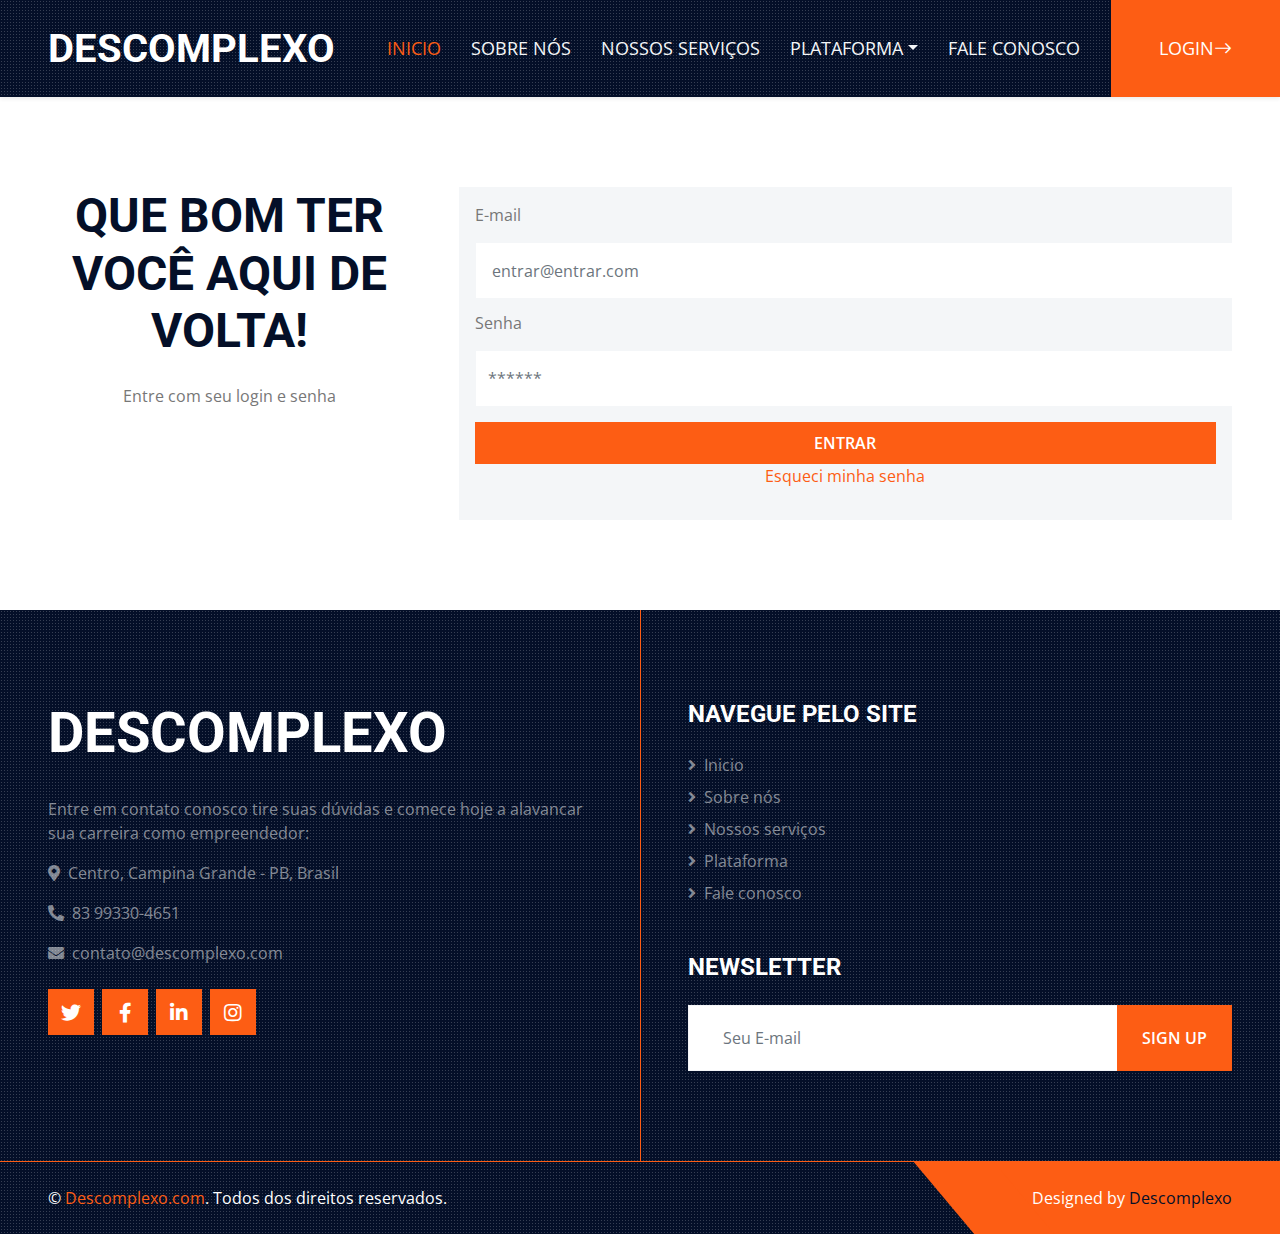
<file: login.html>
<!DOCTYPE html>
<html lang="en">

<head>
    <meta charset="utf-8">
    <title>DEScomplexo - Fale conosco</title>
    <meta content="width=device-width, initial-scale=1.0" name="viewport">
    <meta content="Free HTML Templates" name="keywords">
    <meta content="Free HTML Templates" name="description">

    <!-- Favicon -->
    <link href="img/favicon.ico" rel="icon">

    <!-- Google Web Fonts -->
    <link rel="preconnect" href="https://fonts.gstatic.com">
    <link href="https://fonts.googleapis.com/css2?family=Open+Sans:wght@400;600&family=Roboto:wght@500;700&display=swap" rel="stylesheet"> 

    <!-- Icon Font Stylesheet -->
    <link href="https://cdnjs.cloudflare.com/ajax/libs/font-awesome/5.15.0/css/all.min.css" rel="stylesheet">
    <link href="https://cdn.jsdelivr.net/npm/bootstrap-icons@1.4.1/font/bootstrap-icons.css" rel="stylesheet">

    <!-- Libraries Stylesheet -->
    <link href="lib/owlcarousel/assets/owl.carousel.min.css" rel="stylesheet">
    <link href="lib/tempusdominus/css/tempusdominus-bootstrap-4.min.css" rel="stylesheet" />
    <link href="lib/lightbox/css/lightbox.min.css" rel="stylesheet">

    <!-- Customized Bootstrap Stylesheet -->
    <link href="css/bootstrap.min.css" rel="stylesheet">

    <!-- Template Stylesheet -->
    <link href="css/style.css" rel="stylesheet">
</head>

<body>
    <!-- Navbar Start -->
    <div class="container-fluid sticky-top bg-dark bg-light-radial shadow-sm px-5 pe-lg-0">
        <nav class="navbar navbar-expand-lg bg-dark bg-light-radial navbar-dark py-3 py-lg-0">
            <a href="index.html" class="navbar-brand">
                <h1 class="m-0 display-19 text-uppercase text-white"></i>Descomplexo</h1>
            </a>
            <button class="navbar-toggler" type="button" data-bs-toggle="collapse" data-bs-target="#navbarCollapse">
                <span class="navbar-toggler-icon"></span>
            </button>
            <div class="collapse navbar-collapse" id="navbarCollapse">
                <div class="navbar-nav ms-auto py-0">
                    <a href="index.html" class="nav-item nav-link active">Inicio</a>
                    <a href="about.html" class="nav-item nav-link">Sobre nós</a>
                    <a href="service.html" class="nav-item nav-link">Nossos serviços</a>
                    <div class="nav-item dropdown">
                        <a href="#" class="nav-link dropdown-toggle" data-bs-toggle="dropdown">Plataforma</a>
                        <div class="dropdown-menu m-0">
                            <a href="project.html" class="dropdown-item">Trilhas</a>
                            <a href="blog.html" class="dropdown-item"> Empreendedorismo para analfabetos</a>
                        </div>
                    </div>
                    <a href="contact.html" class="nav-item nav-link">Fale conosco</a>
                    <a href="/login.html" class="nav-item nav-link bg-primary text-white px-5 ms-3 d-none d-lg-block">Login<i class="bi bi-arrow-right"></i></a>
                </div>
            </div>
        </nav>
    </div>
    <!-- Navbar End -->
   <!-- Appointment Start -->
   <div class="container-fluid py-6 px-5">
    <div class="row gx-5">
        <div class="col-lg-4 mb-5 mb-lg-0">
            <div class="mb-4">
                <h1 class="display-5 text-uppercase mb-4" style="text-align:center">Que bom ter você aqui de volta!<span class="text-primary"></span></h1>
            </div>
            <p class="mb-5" style="text-align:center">Entre com seu login e senha</p>
        </div>
        <div class="col-lg-8">
            <div class="bg-light text-left p-3">
                <form>
                    <div class="row g-3">
                        <div class="col-10 col-sm-6">
                            <p class="#" >E-mail</p>
                            <input type="text" class="form-control border-0" placeholder=" entrar@entrar.com" style="height: 55px; width:780px; margin-left:0.1rem;">
                            <p class="#" style="margin-top: 0.8rem;" >Senha</p>
                            <input type="text" class="form-control border-0" placeholder= ****** style="height: 55px; width:780px; margin-left:0.1rem;">
                        </div>
                        
                        <div class="col-12">
                            <button  class="btn btn-primary w-100 py-2" type="submit"> Entrar</button>
                            <p style="text-align:center "><a href="#"> Esqueci minha senha</a></p>
                        </div>
                    </div>
                </form>
            </div>
        </div>
    </div>
</div>
<!-- Appointment End -->

 <!-- Footer Start -->
 <div class="footer container-fluid position-relative bg-dark bg-light-radial text-white-50 py-6 px-5">
    <div class="row g-5">
        <div class="col-lg-6 pe-lg-5">
            <a href="index.html" class="navbar-brand">
                <h1 class="m-0 display-4 text-uppercase text-white"></i>Descomplexo</h1>
            </a>
            <p>Entre em contato conosco tire suas dúvidas e comece hoje a alavancar sua carreira como empreendedor:</p>
            <p><i class="fa fa-map-marker-alt me-2"></i>Centro, Campina Grande - PB, Brasil</p>
            <p><i class="fa fa-phone-alt me-2"></i>83 99330-4651</p>
            <p><i class="fa fa-envelope me-2"></i>contato@descomplexo.com</p>
            <div class="d-flex justify-content-start mt-4">
                <a class="btn btn-lg btn-primary btn-lg-square rounded-0 me-2" href="#"><i class="fab fa-twitter"></i></a>
                <a class="btn btn-lg btn-primary btn-lg-square rounded-0 me-2" href="#"><i class="fab fa-facebook-f"></i></a>
                <a class="btn btn-lg btn-primary btn-lg-square rounded-0 me-2" href="#"><i class="fab fa-linkedin-in"></i></a>
                <a class="btn btn-lg btn-primary btn-lg-square rounded-0" href="#"><i class="fab fa-instagram"></i></a>
            </div>
        </div>
        <div class="col-lg-6 ps-lg-5">
            <div class="row g-5">
                <div class="col-sm-6">
                    <h4 class="text-white text-uppercase mb-4">Navegue pelo site</h4>
                    <div class="d-flex flex-column justify-content-start">
                        <a class="text-white-50 mb-2" href="#"><i class="fa fa-angle-right me-2"></i>Inicio</a>
                        <a class="text-white-50 mb-2" href="/about.html"><i class="fa fa-angle-right me-2"></i>Sobre nós</a>
                        <a class="text-white-50 mb-2" href="/service.html"><i class="fa fa-angle-right me-2"></i>Nossos serviços</a>
                        <a class="text-white-50 mb-2" href="/project.html"><i class="fa fa-angle-right me-2"></i>Plataforma</a>
                        <a class="text-white-50" href="/contact.html"><i class="fa fa-angle-right me-2"></i>Fale conosco</a>
                    </div>
                </div>
                
                <div class="col-sm-12">
                    <h4 class="text-white text-uppercase mb-4">Newsletter</h4>
                    <div class="w-100">
                        <div class="input-group">
                            <input type="text" class="form-control border-light" style="padding: 20px 30px;" placeholder=" Seu E-mail"><button class="btn btn-primary px-4">Sign Up</button>
                        </div>
                    </div>
                </div>
            </div>
        </div>
    </div>
</div>
<div class="container-fluid bg-dark bg-light-radial text-white border-top border-primary px-0">
    <div class="d-flex flex-column flex-md-row justify-content-between">
        <div class="py-4 px-5 text-center text-md-start">
            <p class="mb-0">&copy; <a class="text-primary" href="#">Descomplexo.com</a>. Todos dos direitos reservados.</p>
        </div>
        <div class="py-4 px-5 bg-primary footer-shape position-relative text-center text-md-end">
            <p class="mb-0">Designed by <a class="text-dark" href="https://htmlcodex.com">Descomplexo</a></p>
        </div>
    </div>
</div>
<!-- Footer End -->


    <!-- Back to Top -->
    <a href="#" class="btn btn-lg btn-primary btn-lg-square back-to-top"><i class="bi bi-arrow-up"></i></a>

    <!-- Back to Top -->
    <a href="#" class="btn btn-lg btn-primary btn-lg-square back-to-top"><i class="bi bi-arrow-up"></i></a>


    <!-- JavaScript Libraries -->
    <script src="https://code.jquery.com/jquery-3.4.1.min.js"></script>
    <script src="https://cdn.jsdelivr.net/npm/bootstrap@5.0.0/dist/js/bootstrap.bundle.min.js"></script>
    <script src="lib/easing/easing.min.js"></script>
    <script src="lib/waypoints/waypoints.min.js"></script>
    <script src="lib/owlcarousel/owl.carousel.min.js"></script>
    <script src="lib/tempusdominus/js/moment.min.js"></script>
    <script src="lib/tempusdominus/js/moment-timezone.min.js"></script>
    <script src="lib/tempusdominus/js/tempusdominus-bootstrap-4.min.js"></script>
    <script src="lib/isotope/isotope.pkgd.min.js"></script>
    <script src="lib/lightbox/js/lightbox.min.js"></script>

    <!-- Template Javascript -->
    <script src="js/main.js"></script>
</body>

</html>
</file>
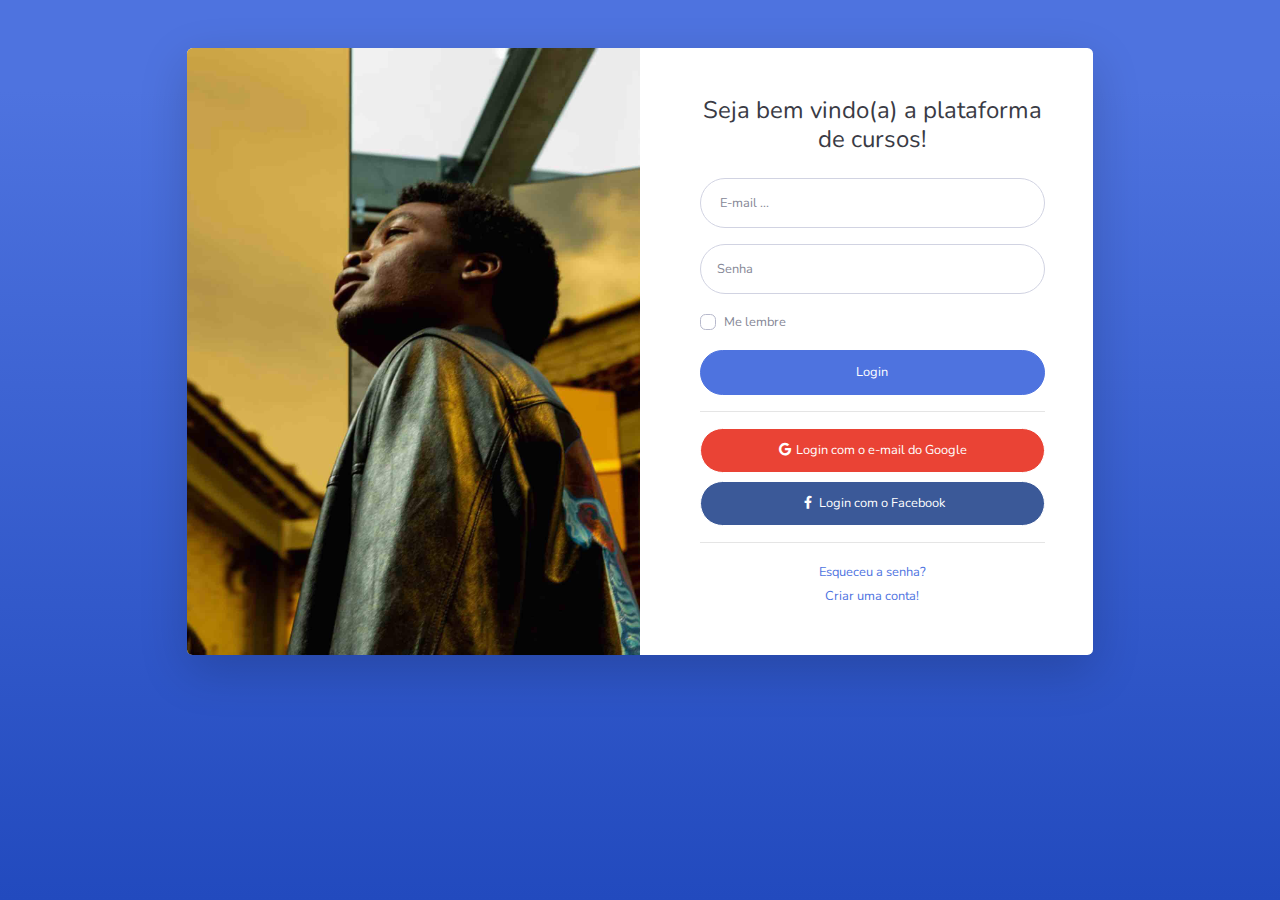
<file: loginDois.html>
<!DOCTYPE html>
<html lang="en">

<head>

    <meta charset="utf-8">
    <meta http-equiv="X-UA-Compatible" content="IE=edge">
    <meta name="viewport" content="width=device-width, initial-scale=1, shrink-to-fit=no">
    <meta name="description" content="">
    <meta name="author" content="">

    <title>Estudante</title>

    <!-- Custom fonts for this template-->
    <link href="vendor/fontawesome-free/css/all.min.css" rel="stylesheet" type="text/css">
    <link
        href="https://fonts.googleapis.com/css?family=Nunito:200,200i,300,300i,400,400i,600,600i,700,700i,800,800i,900,900i"
        rel="stylesheet">

    <!-- Custom styles for this template-->
    <link href="css/sb-admin-2.min.css" rel="stylesheet">

</head>

<body class="bg-gradient-primary">

    <div class="container">

        <!-- Outer Row -->
        <div class="row justify-content-center">

            <div class="col-xl-10 col-lg-12 col-md-9">

                <div class="card o-hidden border-0 shadow-lg my-5">
                    <div class="card-body p-0">
                        <!-- Nested Row within Card Body -->
                        <div class="row">
                            <div class="col-lg-6 d-none d-lg-block bg-login-image"></div>
                            <div class="col-lg-6">
                                <div class="p-5">
                                    <div class="text-center">
                                        <h1 class="h4 text-gray-900 mb-4">Seja bem vindo(a) a plataforma de cursos!</h1>
                                    </div>
                                    <form class="user">
                                        <div class="form-group">
                                            <input type="email" class="form-control form-control-user"
                                                id="exampleInputEmail" aria-describedby="emailHelp"
                                                placeholder=" E-mail ...">
                                        </div>
                                        <div class="form-group">
                                            <input type="password" class="form-control form-control-user"
                                                id="exampleInputPassword" placeholder="Senha">
                                        </div>
                                        <div class="form-group">
                                            <div class="custom-control custom-checkbox small">
                                                <input type="checkbox" class="custom-control-input" id="customCheck">
                                                <label class="custom-control-label" for="customCheck">Me lembre</label>
                                            </div>
                                        </div>
                                        <a href="indexLogin.html" class="btn btn-primary btn-user btn-block">
                                            Login
                                        </a>
                                        <hr>
                                        <a href="indexLogin.html" class="btn btn-google btn-user btn-block">
                                            <i class="fab fa-google fa-fw"></i> Login com o e-mail do Google
                                        </a>
                                        <a href="indexLogin.html" class="btn btn-facebook btn-user btn-block">
                                            <i class="fab fa-facebook-f fa-fw"></i> Login com o Facebook
                                        </a>
                                    </form>
                                    <hr>
                                    <div class="text-center">
                                        <a class="small" href="forgot-password.html">Esqueceu a senha?</a>
                                    </div>
                                    <div class="text-center">
                                        <a class="small" href="enter.html">Criar uma conta!</a>
                                    </div>
                                </div>
                            </div>
                        </div>
                    </div>
                </div>

            </div>

        </div>

    </div>

    <!-- Bootstrap core JavaScript-->
    <script src="vendor/jquery/jquery.min.js"></script>
    <script src="vendor/bootstrap/js/bootstrap.bundle.min.js"></script>

    <!-- Core plugin JavaScript-->
    <script src="vendor/jquery-easing/jquery.easing.min.js"></script>

    <!-- Custom scripts for all pages-->
    <script src="js/sb-admin-2.min.js"></script>

</body>

</html>
</file>
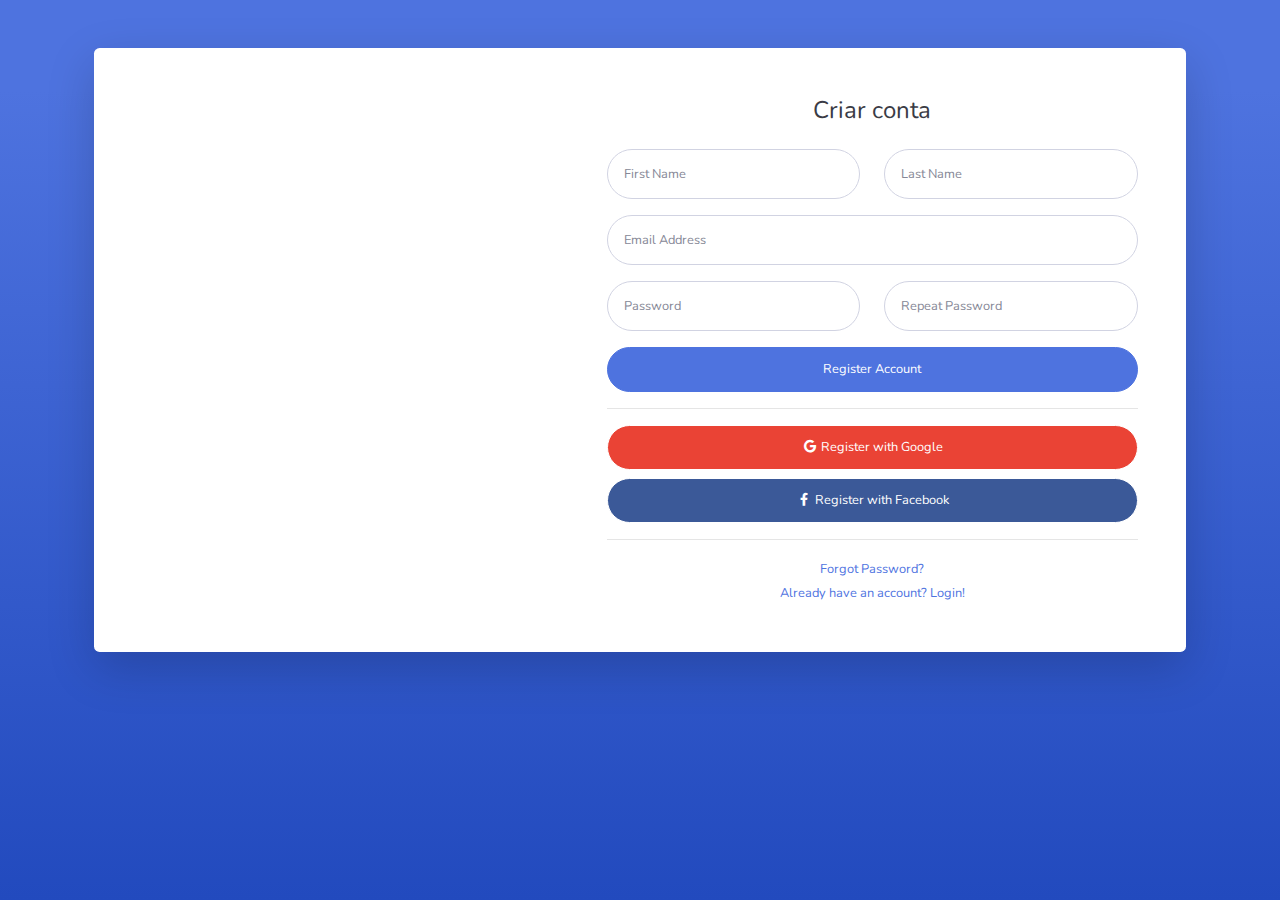
<file: register.html>
<!DOCTYPE html>
<html lang="en">

<head>

    <meta charset="utf-8">
    <meta http-equiv="X-UA-Compatible" content="IE=edge">
    <meta name="viewport" content="width=device-width, initial-scale=1, shrink-to-fit=no">
    <meta name="description" content="">
    <meta name="author" content="">

    <title>SB Admin 2 - Register</title>

    <!-- Custom fonts for this template-->
    <link href="vendor/fontawesome-free/css/all.min.css" rel="stylesheet" type="text/css">
    <link
        href="https://fonts.googleapis.com/css?family=Nunito:200,200i,300,300i,400,400i,600,600i,700,700i,800,800i,900,900i"
        rel="stylesheet">

    <!-- Custom styles for this template-->
    <link href="css/sb-admin-2.min.css" rel="stylesheet">

</head>

<body class="bg-gradient-primary">

    <div class="container">

        <div class="card o-hidden border-0 shadow-lg my-5">
            <div class="card-body p-0">
                <!-- Nested Row within Card Body -->
                <div class="row">
                    <div class="col-lg-5 d-none d-lg-block bg-register-image"></div>
                    <div class="col-lg-7">
                        <div class="p-5">
                            <div class="text-center">
                                <h1 class="h4 text-gray-900 mb-4">Criar conta</h1>
                            </div>
                            <form class="user">
                                <div class="form-group row">
                                    <div class="col-sm-6 mb-3 mb-sm-0">
                                        <input type="text" class="form-control form-control-user" id="exampleFirstName"
                                            placeholder="First Name">
                                    </div>
                                    <div class="col-sm-6">
                                        <input type="text" class="form-control form-control-user" id="exampleLastName"
                                            placeholder="Last Name">
                                    </div>
                                </div>
                                <div class="form-group">
                                    <input type="email" class="form-control form-control-user" id="exampleInputEmail"
                                        placeholder="Email Address">
                                </div>
                                <div class="form-group row">
                                    <div class="col-sm-6 mb-3 mb-sm-0">
                                        <input type="password" class="form-control form-control-user"
                                            id="exampleInputPassword" placeholder="Password">
                                    </div>
                                    <div class="col-sm-6">
                                        <input type="password" class="form-control form-control-user"
                                            id="exampleRepeatPassword" placeholder="Repeat Password">
                                    </div>
                                </div>
                                <a href="login.html" class="btn btn-primary btn-user btn-block">
                                    Register Account
                                </a>
                                <hr>
                                <a href="index.html" class="btn btn-google btn-user btn-block">
                                    <i class="fab fa-google fa-fw"></i> Register with Google
                                </a>
                                <a href="index.html" class="btn btn-facebook btn-user btn-block">
                                    <i class="fab fa-facebook-f fa-fw"></i> Register with Facebook
                                </a>
                            </form>
                            <hr>
                            <div class="text-center">
                                <a class="small" href="forgot-password.html">Forgot Password?</a>
                            </div>
                            <div class="text-center">
                                <a class="small" href="login.html">Already have an account? Login!</a>
                            </div>
                        </div>
                    </div>
                </div>
            </div>
        </div>

    </div>

    <!-- Bootstrap core JavaScript-->
    <script src="vendor/jquery/jquery.min.js"></script>
    <script src="vendor/bootstrap/js/bootstrap.bundle.min.js"></script>

    <!-- Core plugin JavaScript-->
    <script src="vendor/jquery-easing/jquery.easing.min.js"></script>

    <!-- Custom scripts for all pages-->
    <script src="js/sb-admin-2.min.js"></script>

</body>

</html>
</file>
<file: css/style.css>
/********** Template CSS **********/
:root {
    --primary: #FD5D14;
    --secondary: #FDBE33;
    --light: #F4F6F8;
    --dark: #040F28;
}

.pt-6 {
    padding-top: 90px;
}

.pb-6 {
    padding-bottom: 90px;
}

.py-6 {
    padding-top: 90px;
    padding-bottom: 90px;
}

.btn {
    position: relative;
    font-weight: 600;
    text-transform: uppercase;
    transition: .5s;
}

.btn::after {
    position: absolute;
    content: "";
    width: 0;
    height: 5px;
    bottom: -1px;
    left: 50%;
    background: var(--primary);
    transition: .5s;
}

.btn.btn-primary::after {
    background: var(--dark);
}

.btn:hover::after,
.btn.active::after {
    width: 50%;
    left: 25%;
}

.btn-primary {
    color: #FFFFFF;
}

.btn-square {
    width: 36px;
    height: 36px;
}

.btn-sm-square {
    width: 28px;
    height: 28px;
}

.btn-lg-square {
    width: 46px;
    height: 46px;
}

.btn-square,
.btn-sm-square,
.btn-lg-square {
    padding-left: 0;
    padding-right: 0;
    text-align: center;
}

.back-to-top {
    position: fixed;
    display: none;
    left: 50%;
    bottom: 0;
    margin-left: -22px;
    border-radius: 0;
    z-index: 99;
}

.bg-dark-radial {
    background-image: -webkit-repeating-radial-gradient(center center, rgba(0, 0, 0, 0.3), rgba(0, 0, 0, 0.3) 1px, transparent 1px, transparent 100%);
    background-image: -moz-repeating-radial-gradient(center center, rgba(0, 0, 0, 0.3), rgba(0, 0, 0, 0.3) 1px, transparent 1px, transparent 100%);
    background-image: -ms-repeating-radial-gradient(center center, rgba(0, 0, 0, 0.3), rgba(0, 0, 0, 0.3) 1px, transparent 1px, transparent 100%);
    background-image: -o-repeating-radial-gradient(center center, rgba(0, 0, 0, 0.3), rgba(0, 0, 0, 0.3) 1px, transparent 1px, transparent 100%);
    background-image: repeating-radial-gradient(center center, rgba(0, 0, 0, 0.3), rgba(0, 0, 0, 0.3) 1px, transparent 1px, transparent 100%);
    background-size: 3px 3px;
}

.bg-light-radial {
    background-image: -webkit-repeating-radial-gradient(center center, rgba(256, 256, 256, 0.2), rgba(256, 256, 256, 0.2) 1px, transparent 1px, transparent 100%);
    background-image: -moz-repeating-radial-gradient(center center, rgba(256, 256, 256, 0.2), rgba(256, 256, 256, 0.2) 1px, transparent 1px, transparent 100%);
    background-image: -ms-repeating-radial-gradient(center center, rgba(256, 256, 256, 0.2), rgba(256, 256, 256, 0.2) 1px, transparent 1px, transparent 100%);
    background-image: -o-repeating-radial-gradient(center center, rgba(256, 256, 256, 0.2), rgba(256, 256, 256, 0.2) 1px, transparent 1px, transparent 100%);
    background-image: repeating-radial-gradient(center center, rgba(256, 256, 256, 0.2), rgba(256, 256, 256, 0.2) 1px, transparent 1px, transparent 100%);
    background-size: 3px 3px;
}

.navbar-dark .navbar-nav .nav-link {
    position: relative;
    padding: 35px 15px;
    font-size: 18px;
    text-transform: uppercase;
    color: var(--light);
    outline: none;
    transition: .5s;
}

.navbar-dark .navbar-nav .nav-link:hover,
.navbar-dark .navbar-nav .nav-link.active {
    color: var(--primary);
}

@media (max-width: 991.98px) {
    .navbar-dark .navbar-nav .nav-link  {
        margin-left: 0;
        padding: 10px 0;
    }
}

.carousel-caption {
    top: 0;
    left: 0;
    right: 0;
    bottom: 0;
    background: rgba(4, 15, 40, .7);
    z-index: 1;
}

@media (max-width: 576px) {
    .carousel-caption h4 {
        font-size: 18px;
        font-weight: 500 !important;
    }

    .carousel-caption h1 {
        font-size: 30px;
        font-weight: 600 !important;
    }
}

.page-header {
    height: 300px;
    display: flex;
    flex-direction: column;
    align-items: center;
    justify-content: center;
    background: linear-gradient(rgba(4, 15, 40, .7), rgba(4, 15, 40, .7)), url(../img/carousel-1.jpg) center center no-repeat;
    background-size: cover;
}

.service-item .service-icon {
    margin-top: -50px;
    width: 100px;
    height: 100px;
    display: flex;
    align-items: center;
    justify-content: center;
    border-radius: 100px;
}

.service-item .service-icon i {
    transition: .2s;
}

.service-item:hover .service-icon i {
    font-size: 60px;
}

.portfolio-item {
    margin-bottom: 60px;
}

.portfolio-title {
    position: absolute;
    display: flex;
    flex-direction: column;
    justify-content: center;
    height: 120px;
    padding: 0 30px;
    right: 30px;
    left: 30px;
    bottom: -60px;
    background: #FFFFFF;
    z-index: 3;
}

.portfolio-btn {
    position: absolute;
    display: inline-block;
    top: 50%;
    left: 50%;
    margin-top: -60px;
    margin-left: -60px;
    font-size: 120px;
    line-height: 0;
    transition: .1s;
    transition-delay: .3s;
    z-index: 2;
    opacity: 0;
}

.portfolio-item:hover .portfolio-btn {
    opacity: 1;
}

.portfolio-box::before,
.portfolio-box::after {
    position: absolute;
    content: "";
    width: 0;
    height: 100%;
    top: 0;
    transition: .5s;
    z-index: 1;
    background: rgba(4, 15, 40, .7);
}

.portfolio-box::before {
    left: 0;
}

.portfolio-box::after {
    right: 0;
}

.portfolio-item:hover .portfolio-box::before {
    left: 0;
    width: 50%;
}

.portfolio-item:hover .portfolio-box::after {
    right: 0;
    width: 50%;
}

@media (min-width: 992px) {
    .testimonial,
    .contact-form {
        margin-left: -90px;
    }
}

@media (min-width: 992px) {
    .footer::after {
        position: absolute;
        content: "";
        width: 1px;
        height: 100%;
        top: 0;
        left: 50%;
        background: var(--primary)
    }
}

.footer-shape::before {
    position: absolute;
    content: "";
    width: 80px;
    height: 100%;
    top: 0;
    left: -40px;
    background: var(--primary);
    transform: skew(40deg);
}
</file>
